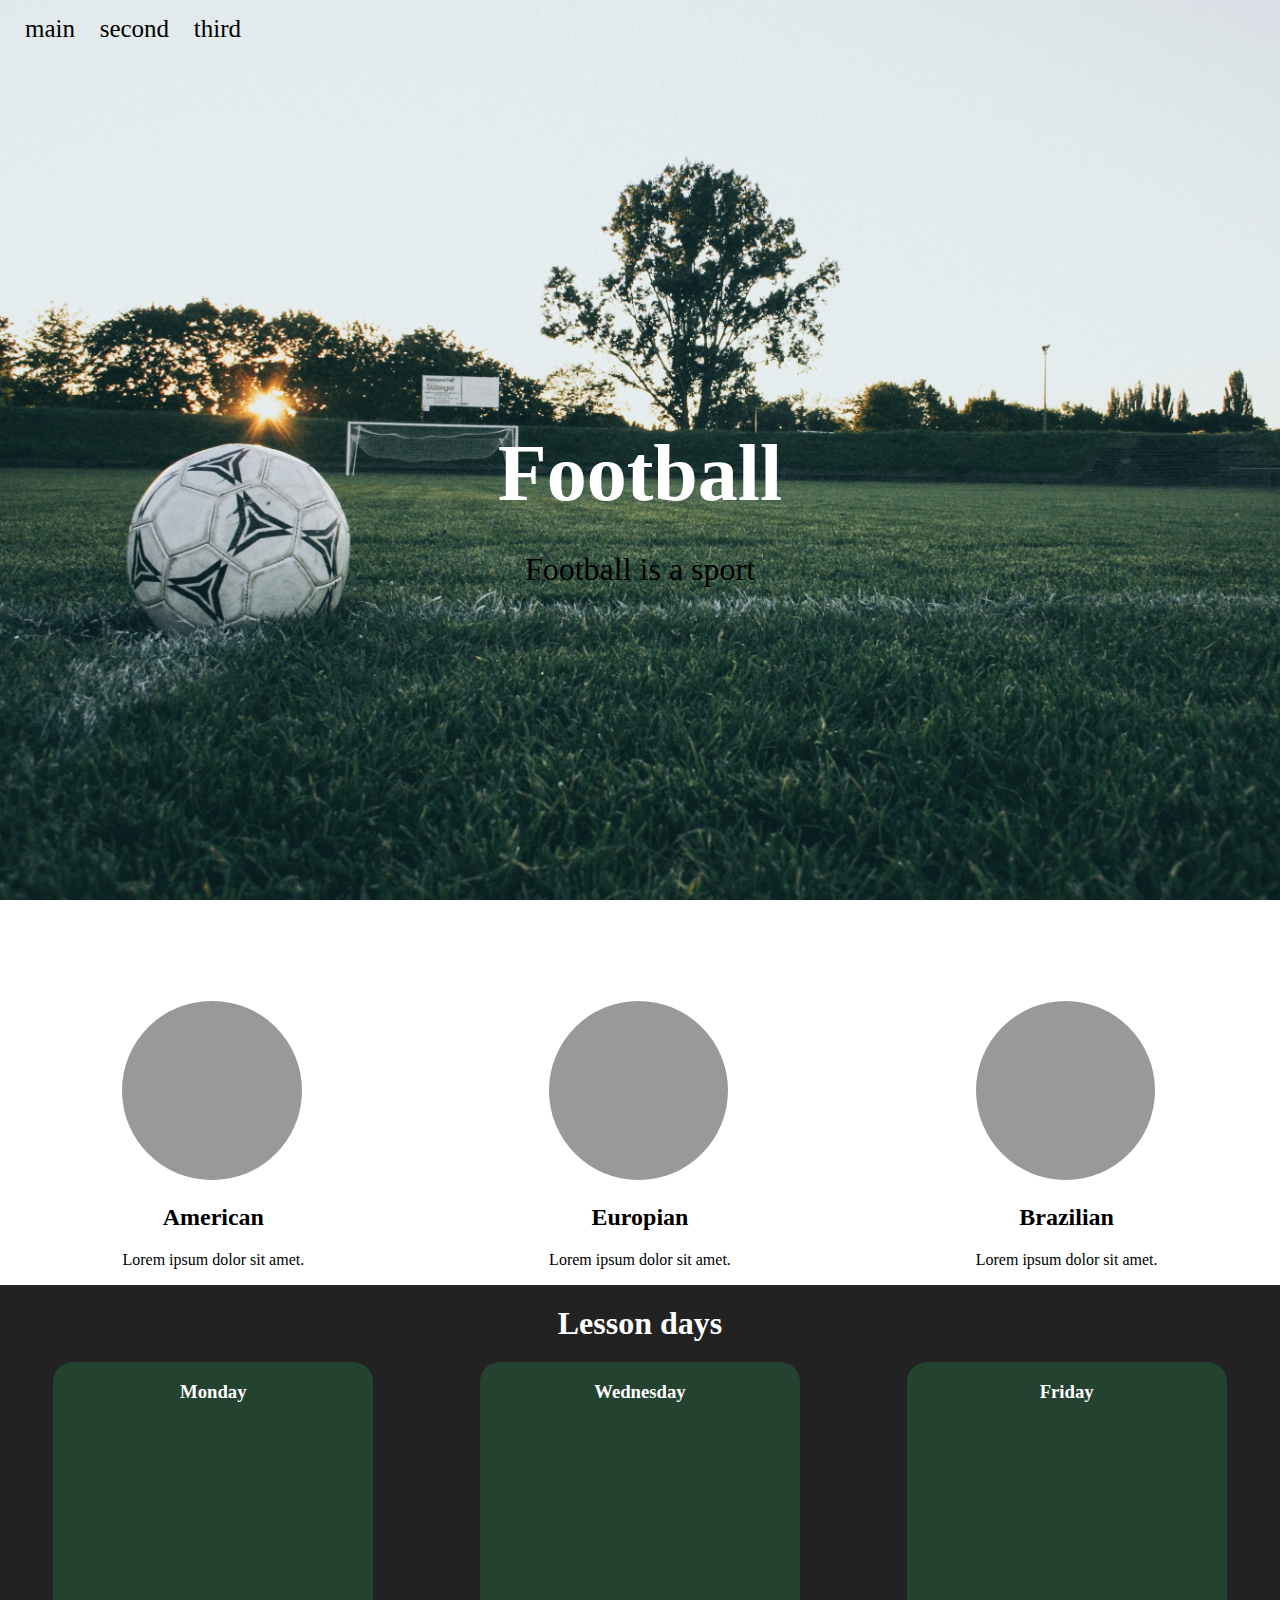
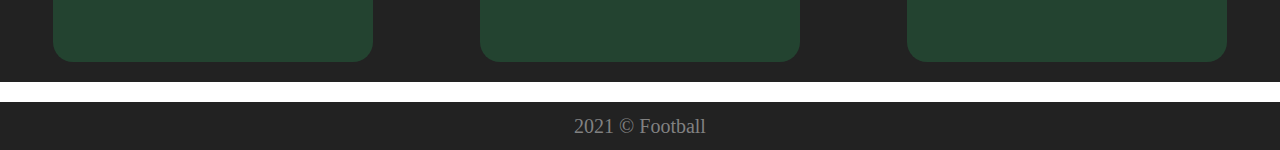
<file: index.html>
<!DOCTYPE html>
<html lang="en">
<head>
    <meta charset="UTF-8">
    <meta name="viewport" content="width=device-width, initial-scale=1.0">
    <title>Document</title>
    <link rel="stylesheet" href="css/style.css">
</head>
<body>
<div class="content">
    <header> 
        <div class="hero-img">
            <nav>
                <a href="">
                    <span>main</span>
                </a>
                <a href="">
                    <span>second</span>
                </a>
                <a href="">
                    <span>third</span>
                </a>
            </nav>
            <div class="hero-text">
                <h1 class="hero-heading">Football</h1>
                <p class="hero-text__p">Football is a sport</p>
            </div>
        
        </div>
        
    </header>
    <div class="main">
        <div class="soccer-types">
            <h1 class="soccer-types__heading">
                Types of Football
            </h1>
            <div class="soccer-labels">
                <a class="a-soccer-lables" href="americanFootbal.html">
                    <div>
                        <img class="soccer-img" src="../img/gray.png" alt="">
                        <h2 class="soccer-label-h2"> American</h2>
                        <p class="soccer-label-p"> Lorem ipsum dolor sit amet.</p>
                    </div>
                </a>
                <a class="a-soccer-lables" href="europeanFootbal.html">
                    <div>
                        <img class="soccer-img" src="../img/gray.png" alt="">
                       <h2 class="soccer-label-h2"> Europian</h2>
                       <p class="soccer-label-p"> Lorem ipsum dolor sit amet.</p>
                    </div>
                </a>
                <a class="a-soccer-lables" href="brazilianFootbal.html">
                    <div>
                        <img class="soccer-img" src="../img/gray.png" alt="">
                        <h2 class="soccer-label-h2"> Brazilian</h2>
                        <p class="soccer-label-p"> Lorem ipsum dolor sit amet.</p>
                    </div>
                </a>
            </div>
        </div>
        <div class="timetable">
            <h1>Lesson days</h1>
            <div class="cards">
                <div class="card">
                    <h3>Monday</h3>
                </div>
                <div class="card">
                    <h3>Wednesday</h3>
                </div>
                <div class="card">
                    <h3>Friday</h3>
                </div>
            </div>
        </div>
    </div>
    <footer> 
        <p class="footer-p" >2021 &copy; Football</p>
    </footer>
</div>
</body>
</html>
</file>
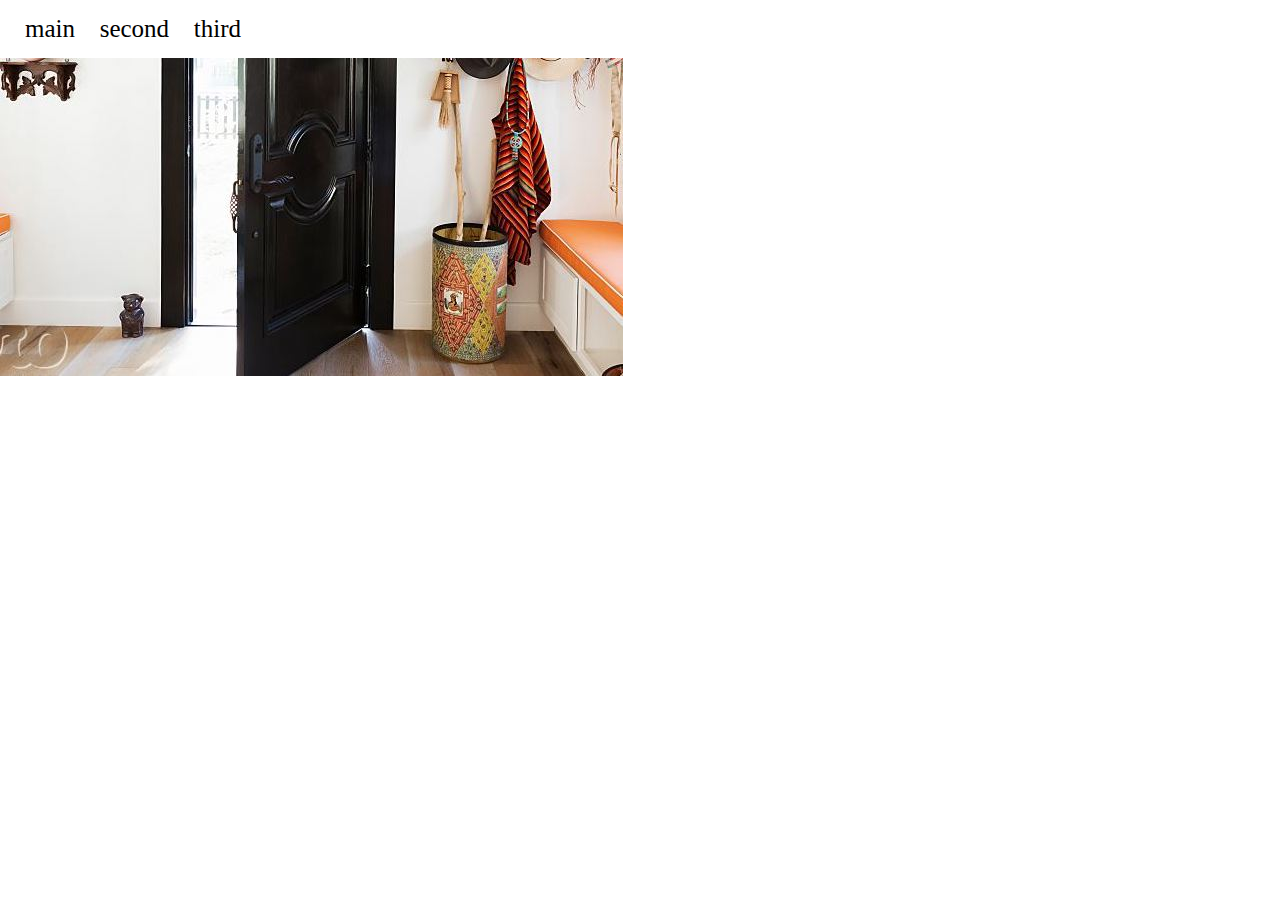
<file: html/index.html>
<!DOCTYPE html>
<html lang="en">
<head>
    <meta charset="UTF-8">
    <meta name="viewport" content="width=device-width, initial-scale=1.0">
    <title>Document</title>
    <link rel="stylesheet" href="../css/style.css">
</head>
<body>
<div class="content">
    <header> 
        <nav>
            <span>main</span>
            <span>second</span>
            <span>third</span>
        </nav>
        <img src="../img/door.jpg" alt="">
    </header>
</div>
</body>
</html>
</file>
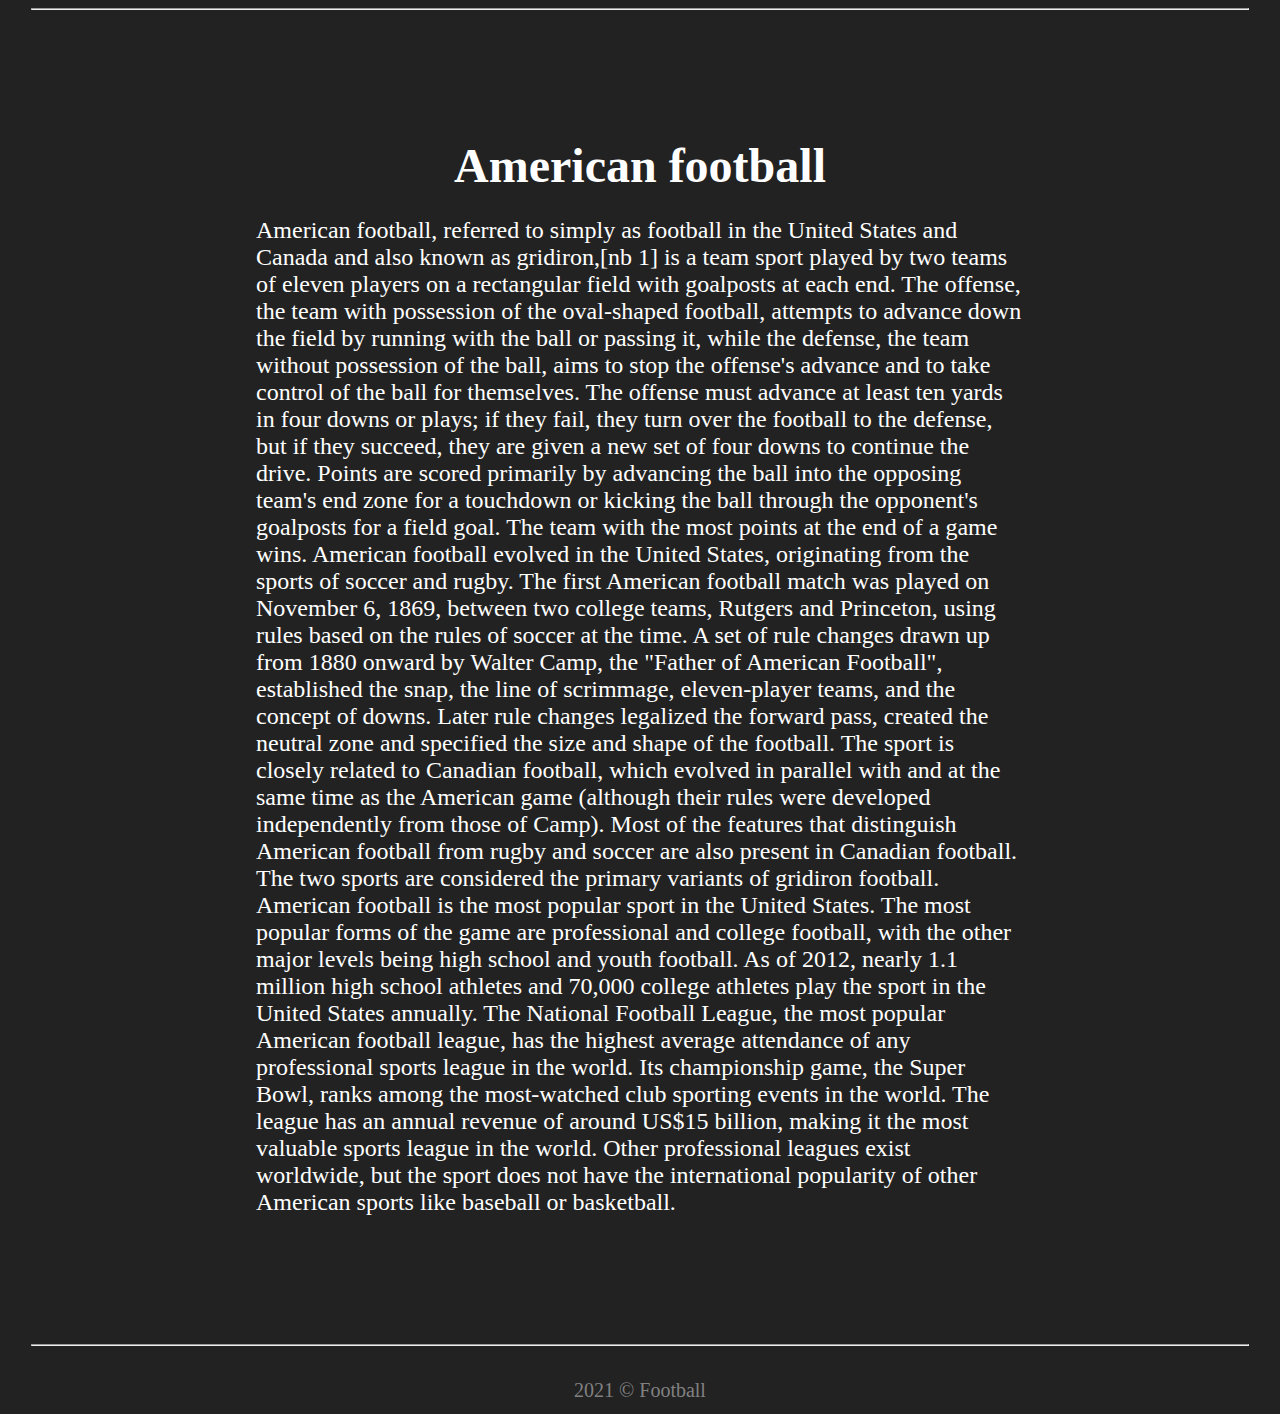
<file: html/americanFootbal.html>
<!DOCTYPE html>
<html lang="en">
<head>
    <meta charset="UTF-8">
    <meta name="viewport" content="width=device-width, initial-scale=1.0">
    <title>Document</title>
    <link rel="stylesheet" href="../css/style.css">
    <link rel="stylesheet" href="../css/american.css">
</head>
<body>
    <header>
        <!-- <img src="../img/logo.jpg" alt=""> -->
    </header>
    <hr>
    <div id="content">
        <h1 class="heading">
            American football
        </h1>
        <p> 
            American football, referred to simply as football in the United States and Canada and also known as gridiron,[nb 1] is a team sport played by two teams of eleven players on a rectangular field with goalposts at each end. The offense, the team with possession of the oval-shaped football, attempts to advance down the field by running with the ball or passing it, while the defense, the team without possession of the ball, aims to stop the offense's advance and to take control of the ball for themselves. The offense must advance at least ten yards in four downs or plays; if they fail, they turn over the football to the defense, but if they succeed, they are given a new set of four downs to continue the drive. Points are scored primarily by advancing the ball into the opposing team's end zone for a touchdown or kicking the ball through the opponent's goalposts for a field goal. The team with the most points at the end of a game wins.

American football evolved in the United States, originating from the sports of soccer and rugby. The first American football match was played on November 6, 1869, between two college teams, Rutgers and Princeton, using rules based on the rules of soccer at the time. A set of rule changes drawn up from 1880 onward by Walter Camp, the "Father of American Football", established the snap, the line of scrimmage, eleven-player teams, and the concept of downs. Later rule changes legalized the forward pass, created the neutral zone and specified the size and shape of the football. The sport is closely related to Canadian football, which evolved in parallel with and at the same time as the American game (although their rules were developed independently from those of Camp). Most of the features that distinguish American football from rugby and soccer are also present in Canadian football. The two sports are considered the primary variants of gridiron football.

American football is the most popular sport in the United States. The most popular forms of the game are professional and college football, with the other major levels being high school and youth football. As of 2012, nearly 1.1 million high school athletes and 70,000 college athletes play the sport in the United States annually. The National Football League, the most popular American football league, has the highest average attendance of any professional sports league in the world. Its championship game, the Super Bowl, ranks among the most-watched club sporting events in the world. The league has an annual revenue of around US$15 billion, making it the most valuable sports league in the world. Other professional leagues exist worldwide, but the sport does not have the international popularity of other American sports like baseball or basketball.
        </p>
    </div>
    <hr>
    <footer> 
        <p class="footer-p" >2021 &copy; Football</p>
    </footer>   
</body>
</html>
</file>
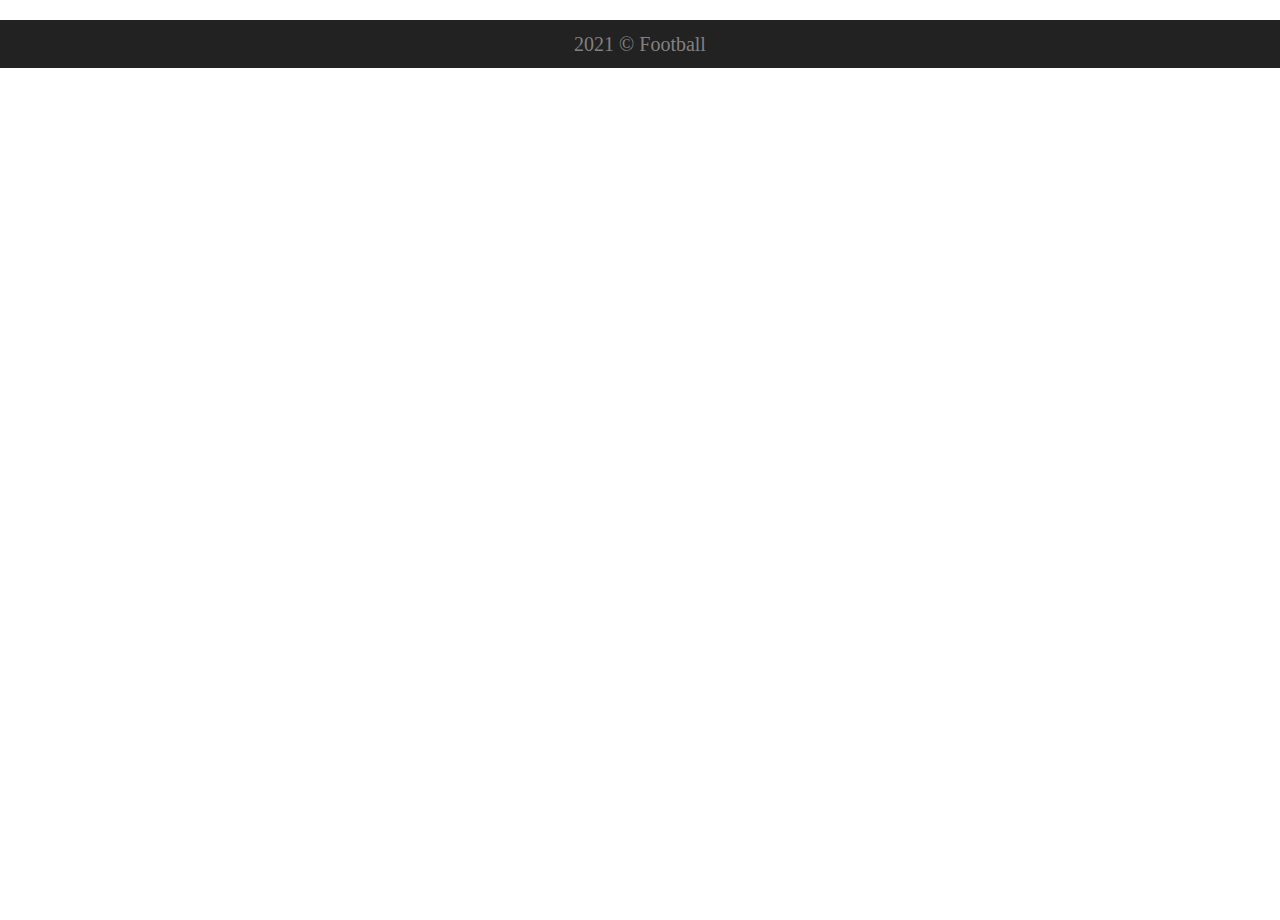
<file: html/brazilianFootbal.html>
<!DOCTYPE html>
<html lang="en">
<head>
    <meta charset="UTF-8">
    <meta name="viewport" content="width=device-width, initial-scale=1.0">
    <title>Document</title>
    <link rel="stylesheet" href="../css/style.css">
</head>
<body>
    <footer> 
        <p class="footer-p" >2021 &copy; Football</p>
    </footer>   
</body>
</html>
</file>
<file: css/style.css>
html{
    margin: 0;
    height: 100%;
}
body{
    margin: 0;
    height: 100%;
    /* font-family: sans-serif; */
}
/* ul{
display: flex;
justify-content: space-between;
list-style-type: none;
margin-right:75% ; 
} */
nav {
    display: flex;
    justify-content: space-between;
    padding: 15px;
    padding-left: 25px;
}
.content{
    overflow-x: hidden;
    width: 100%;
}
span {
    color: rgb(0, 0, 0);
    font-size: 25px;
}
span:hover{
    color: rgb(167, 167, 167);
}
nav {
    margin-right:80%;
}
/* img {
    width: 100%;
} */
.hero-img{
    background-image: url(../img/soccer.jpg);
    height: 100vh;
    background-size: cover;
    margin: 0;
    /* background-attachment: fixed; */
}
.hero-heading{
    margin: 0;
    /* font-size: calc(min(max(1rem, 4vw), 5em); */
    font-size: 5em;
    margin-left: 40%;
    margin-right: 35%;
}
.hero-text{
    text-align: center;
    position: relative;
    top: 50%;
    transform: translateY(-50%);
    color: rgb(0, 0, 0);
}
.hero-text__p{
    font-size: 2em;
}
a {
    text-decoration: none;
}
.soccer-img{
    width: 14vw;
    border-radius: 100%;
}
.soccer-labels{
    display: flex;
    justify-content: space-around;
    margin-top: 5%;
}
.soccer-types__heading{
    text-align: center;
}
.soccer-labels div h4{
    text-align: center;
}
.soccer-labels div p{
    text-align: center;
}
.footer-p{
    text-align: center;
    color: #818181;
    position: relative;
    top: 50%;
    transform: translateY(-50%);
    font-size: 20px;
}
footer{
    background-color: #222;
    height: 3rem;
}
/* remove color from link */
a:link {
    text-decoration: none;
  }
a:visited {
    text-decoration: none;
  }
a:hover {
    text-decoration: none;
  }
a:active {
    text-decoration: none;
  }
.a-soccer-labels{
    text-decoration: none;
  }
.soccer-label-h2 {
    color:black;
    text-align: center;
}
.soccer-label-p {
    color:black;
    text-align: center;
}
/* Time Table Block */
.timetable {
    background-color: #222;
    /* padding-bottom: 30px;
    padding-top: 10px; */
    width: 100%;
    /* padding: 30px; */
    padding-top: 20px;
    padding-bottom: 20px;
}
.card{
    /* position: relative; */
    height: 300px;
    background-color: #234330;
    width: 25%;
    border-radius: 20px;
}
h3{
    color: white;
    text-align: center;
}
h1{
    text-align: center;
    margin: 0 !important;
    color: white;
}
.cards{
    display: flex;
    /* flex-direction: row; */
    position: relative;
    justify-content: space-around;
    margin-top: 20px;
}
</file>
<file: css/american.css>
body {
    background-color: #222;
}
h1 {
    color:white;
    margin-left:5%;
    font-size: 3rem;
}
p {
    color:white;
    font-size: 1.5rem;
}
hr {
    color:white;
    width:95%;
}
#content{
    margin-left: 20%;
    margin-right: 20%;
    margin-top: 10%;
    margin-bottom: 10%;
}
.heading {
    text-align: center;
}
</file>
